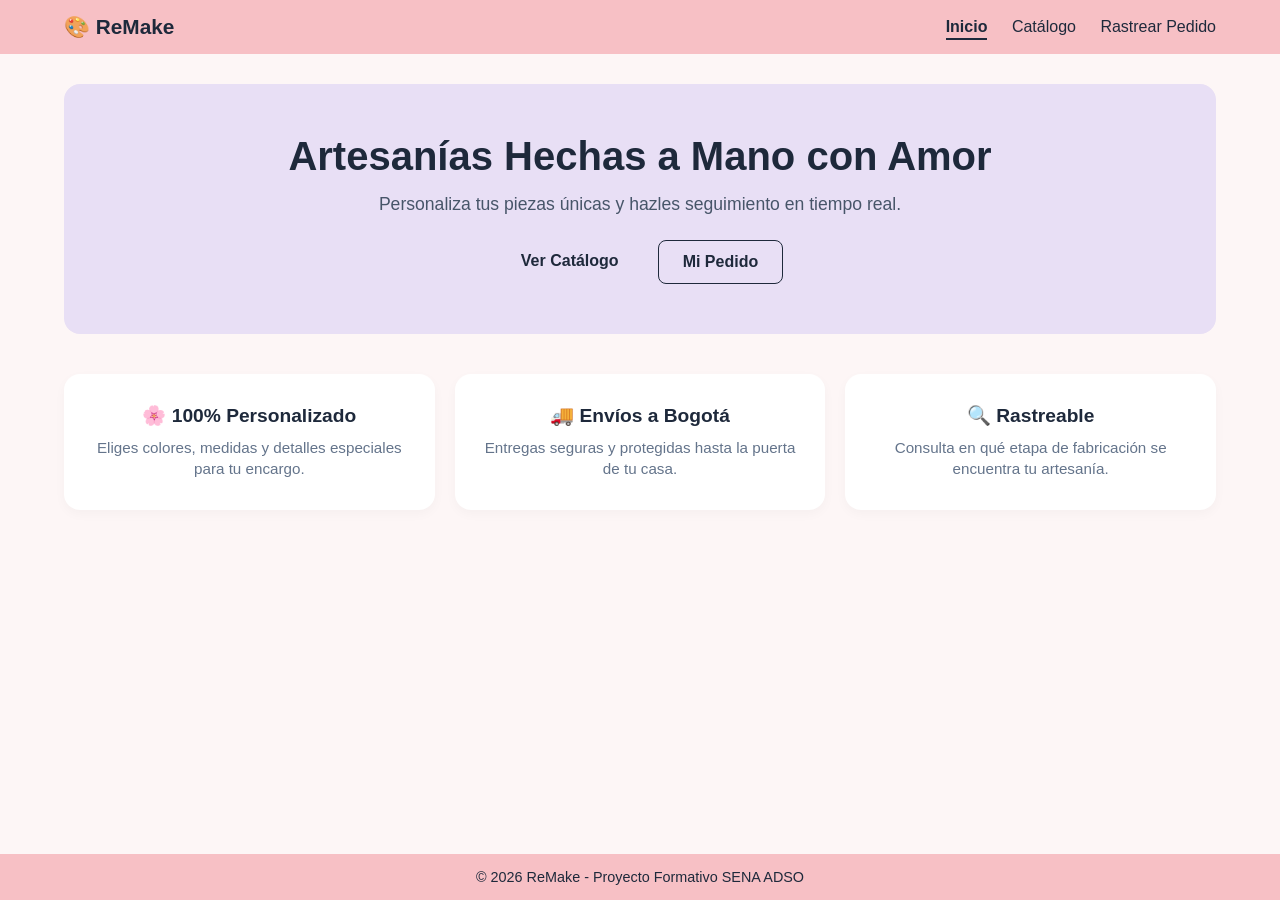
<file: index.html>
<!DOCTYPE html>
<html lang="es">
<head>
    <meta charset="UTF-8">
    <meta name="viewport" content="width=device-width, initial-scale=1.0">
    <title>ReMake - Inicio</title>
    <link rel="stylesheet" href="css/styles.css">
</head>
<body>

    <header>
        <a href="index.html" class="logo">
            🎨 ReMake
        </a>
        <nav>
            <a href="index.html" class="active">Inicio</a>
            <a href="catalogo.html">Catálogo</a>
            <a href="rastreo.html">Rastrear Pedido</a>
        </nav>
    </header>

    <main>
        <section class="hero-banner">
            <h1>Artesanías Hechas a Mano con Amor</h1>
            <p>Personaliza tus piezas únicas y hazles seguimiento en tiempo real.</p>
            <div class="hero-buttons">
                <a href="catalogo.html" class="btn btn-primary">Ver Catálogo</a>
                <a href="rastreo.html" class="btn btn-outline">Mi Pedido</a>
            </div>
        </section>

        <section class="features-grid">
            <div class="feature-card">
                <h3>🌸 100% Personalizado</h3>
                <p>Eliges colores, medidas y detalles especiales para tu encargo.</p>
            </div>
            <div class="feature-card">
                <h3>🚚 Envíos a Bogotá</h3>
                <p>Entregas seguras y protegidas hasta la puerta de tu casa.</p>
            </div>
            <div class="feature-card">
                <h3>🔍 Rastreable</h3>
                <p>Consulta en qué etapa de fabricación se encuentra tu artesanía.</p>
            </div>
        </section>
    </main>

    <footer>
        <p>© 2026 ReMake - Proyecto Formativo SENA ADSO</p>
    </footer>

    <script src="js/main.js"></script>
</body>
</html>
</file>
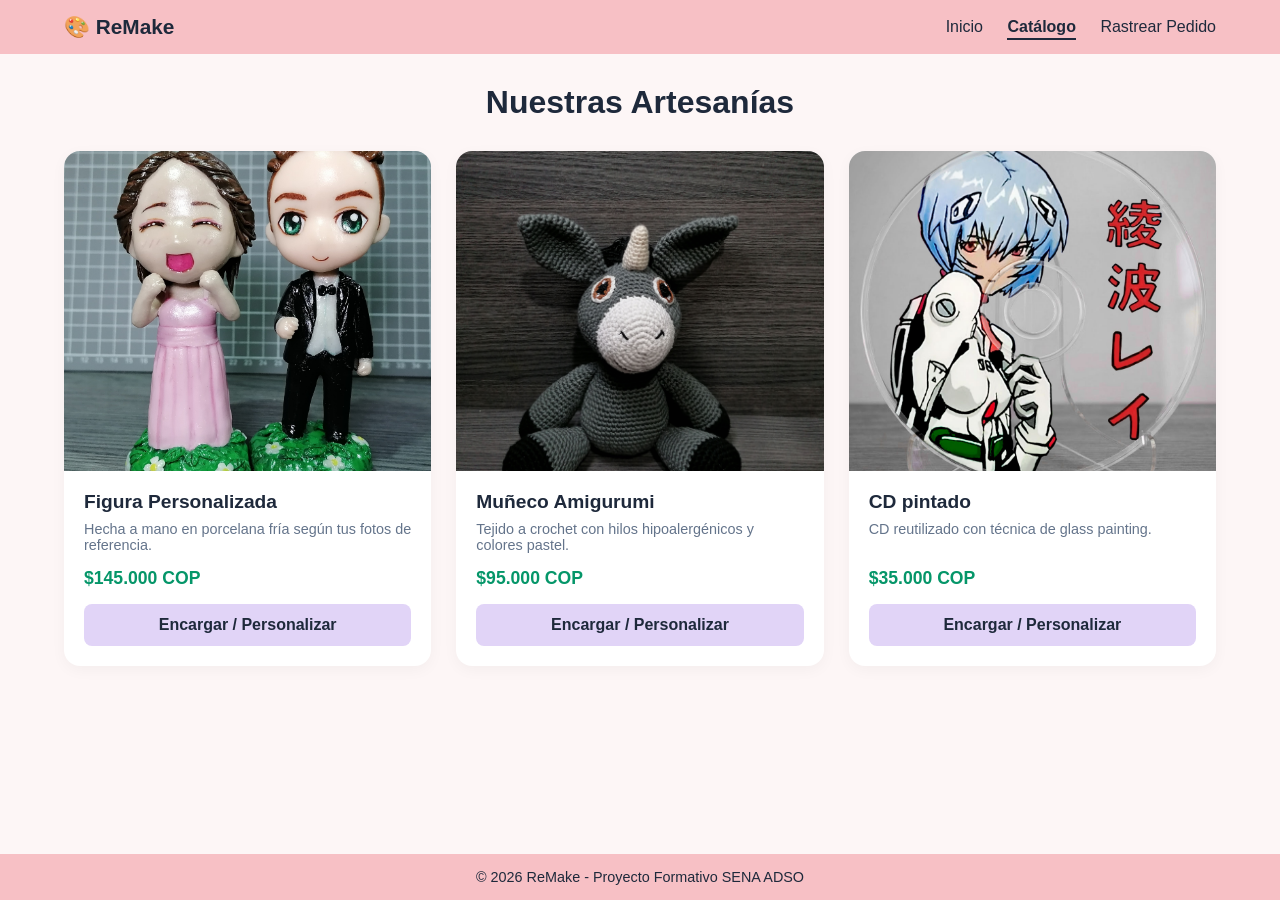
<file: catalogo.html>
<!DOCTYPE html>
<html lang="es">
<head>
    <meta charset="UTF-8">
    <meta name="viewport" content="width=device-width, initial-scale=1.0">
    <title>ReMake - Catálogo</title>
    <link rel="stylesheet" href="css/styles.css">
</head>
<body>

    <header>
        <a href="index.html" class="logo">🎨 ReMake</a>
        <nav>
            <a href="index.html">Inicio</a>
            <a href="catalogo.html" class="active">Catálogo</a>
            <a href="rastreo.html">Rastrear Pedido</a>
        </nav>
    </header>

    <main>
        <h2 class="section-title">Nuestras Artesanías</h2>

        <div class="catalog-grid">
            <!-- Producto 1 -->
            <div class="product-card">
                <img src="img/figura.jpg" alt="Figura Personalizada" class="product-img">
                <div class="product-info">
                    <h3>Figura Personalizada</h3>
                    <p>Hecha a mano en porcelana fría según tus fotos de referencia.</p>
                    <div class="product-price">$145.000 COP</div>
                    <button class="btn btn-purple btn-order" data-product="Figura Personalizada">Encargar / Personalizar</button>
                </div>
            </div>

            <!-- Producto 2 -->
            <div class="product-card">
                <img src="img/amigurumi.jpg" alt="Muñeco Amigurumi" class="product-img">
                <div class="product-info">
                    <h3>Muñeco Amigurumi</h3>
                    <p>Tejido a crochet con hilos hipoalergénicos y colores pastel.</p>
                    <div class="product-price">$95.000 COP</div>
                    <button class="btn btn-purple btn-order" data-product="Muñeco Amigurumi">Encargar / Personalizar</button>
                </div>
            </div>

            <!-- Producto 3 -->
            <div class="product-card">
                <img src="img/cd-pintado.jpg" alt="CD Pintado" class="product-img">
                <div class="product-info">
                    <h3>CD pintado</h3>
                    <p>CD reutilizado con técnica de glass painting.</p>
                    <div class="product-price">$35.000 COP</div>
                    <button class="btn btn-purple btn-order" data-product="CD Pintado">Encargar / Personalizar</button>
                </div>
            </div>
        </div>
    </main>

    <!-- Modal Interactivo para Personalización -->
    <div id="orderModal" class="modal">
        <div class="modal-content">
            <span class="close-btn" id="closeModal">&times;</span>
            <h2 id="modalTitle">Personalizar Encargo</h2>
            <form id="orderForm" style="margin-top: 15px;">
                <div class="form-group">
                    <label for="clientName">Tu Nombre Completo:</label>
                    <input type="text" id="clientName" class="form-control" placeholder="Ej: Sofía López" required>
                </div>
                <div class="form-group">
                    <label for="clientPhone">Teléfono / WhatsApp:</label>
                    <input type="tel" id="clientPhone" class="form-control" placeholder="Ej: 3001234567" required>
                </div>
                <div class="form-group">
                    <label for="customDetails">Detalles de Personalización (colores, medidas):</label>
                    <textarea id="customDetails" class="form-control" rows="3" placeholder="Describe los detalles..." required></textarea>
                </div>
                <div class="form-group">
                    <label for="refImage">Foto de Referencia (Opcional):</label>
                    <input type="file" id="refImage" class="form-control" accept="image/*">
                </div>
                <button type="submit" class="btn btn-purple">Confirmar y Generar Encargo</button>
            </form>
        </div>
    </div>

    <footer>
        <p>© 2026 ReMake - Proyecto Formativo SENA ADSO</p>
    </footer>

    <script src="js/main.js"></script>
</body>
</html>
</file>
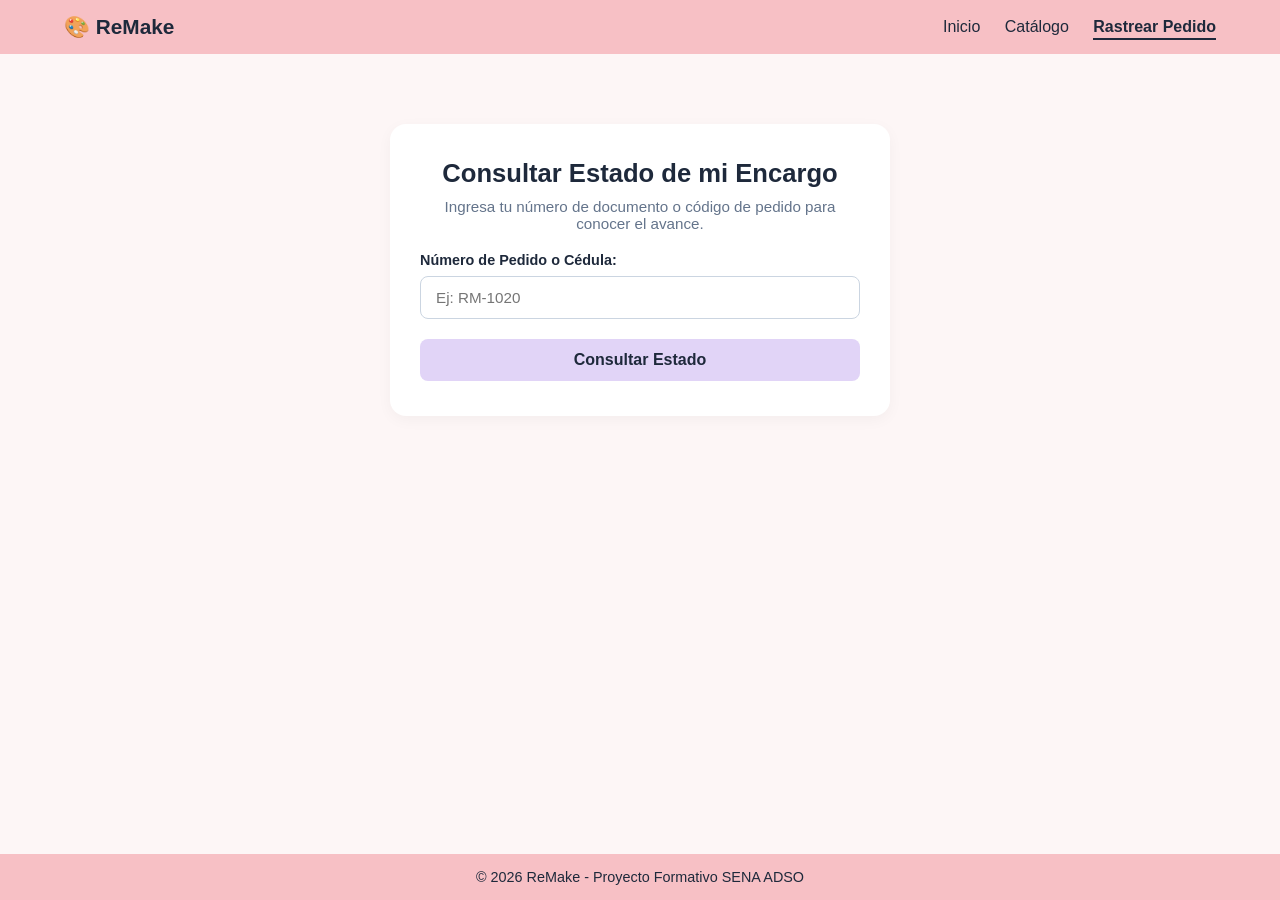
<file: rastreo.html>
<!DOCTYPE html>
<html lang="es">
<head>
    <meta charset="UTF-8">
    <meta name="viewport" content="width=device-width, initial-scale=1.0">
    <title>ReMake - Rastrear Pedido</title>
    <link rel="stylesheet" href="css/styles.css">
</head>
<body>

    <header>
        <a href="index.html" class="logo">🎨 ReMake</a>
        <nav>
            <a href="index.html">Inicio</a>
            <a href="catalogo.html">Catálogo</a>
            <a href="rastreo.html" class="active">Rastrear Pedido</a>
        </nav>
    </header>

    <main>
        <div class="search-card">
            <h2>Consultar Estado de mi Encargo</h2>
            <p>Ingresa tu número de documento o código de pedido para conocer el avance.</p>

            <form id="trackingForm">
                <div class="form-group">
                    <label for="orderCode">Número de Pedido o Cédula:</label>
                    <input type="text" id="orderCode" class="form-control" placeholder="Ej: RM-1020" required>
                </div>
                <button type="submit" class="btn btn-purple">Consultar Estado</button>
            </form>

            <div id="trackingResult" class="tracking-result"></div>
        </div>
    </main>

    <footer>
        <p>© 2026 ReMake - Proyecto Formativo SENA ADSO</p>
    </footer>

    <script src="js/main.js"></script>
</body>
</html>
</file>
<file: css/styles.css>
/* Variables de Colores Pastel ReMake */
:root {
    --color-pink-header: #f7c0c5;
    --color-pink-bg: #fdf6f6;
    --color-lavender-banner: #e8dff5;
    --color-lavender-btn: #e1d4f7;
    --color-lavender-btn-hover: #d2bff0;
    --color-text-main: #1e293b;
    --color-text-muted: #64748b;
    --color-price: #059669;
    --color-white: #ffffff;
    --border-radius-lg: 16px;
    --border-radius-md: 8px;
}

* {
    box-sizing: border-box;
    margin: 0;
    padding: 0;
    font-family: 'Segoe UI', Tahoma, Geneva, Verdana, sans-serif;
}

body {
    background-color: var(--color-pink-bg);
    color: var(--color-text-main);
    display: flex;
    flex-direction: column;
    min-height: 100vh;
}

/* Header / Navegación */
header {
    background-color: var(--color-pink-header);
    padding: 15px 5%;
    display: flex;
    justify-content: space-between;
    align-items: center;
}

.logo {
    display: flex;
    align-items: center;
    gap: 10px;
    font-weight: bold;
    font-size: 1.3rem;
    color: var(--color-text-main);
    text-decoration: none;
}

nav a {
    text-decoration: none;
    color: var(--color-text-main);
    margin-left: 20px;
    font-weight: 500;
    transition: opacity 0.2s;
}

nav a:hover {
    opacity: 0.7;
}

nav a.active {
    font-weight: bold;
    border-bottom: 2px solid var(--color-text-main);
    padding-bottom: 3px;
}

/* Contenido Principal */
main {
    flex: 1;
    max-width: 1200px;
    width: 90%;
    margin: 30px auto;
}

/* Banner Principal (Hero) */
.hero-banner {
    background-color: var(--color-lavender-banner);
    border-radius: var(--border-radius-lg);
    padding: 50px 20px;
    text-align: center;
    margin-bottom: 40px;
}

.hero-banner h1 {
    font-size: 2.5rem;
    margin-bottom: 15px;
    color: var(--color-text-main);
}

.hero-banner p {
    font-size: 1.1rem;
    color: #475569;
    margin-bottom: 25px;
}

.hero-buttons {
    display: flex;
    justify-content: center;
    gap: 15px;
}

/* Botones */
.btn {
    border: none;
    padding: 12px 24px;
    font-size: 1rem;
    font-weight: 600;
    border-radius: var(--border-radius-md);
    cursor: pointer;
    transition: all 0.2s ease-in-out;
    text-decoration: none;
    display: inline-block;
}

.btn-primary {
    background-color: transparent;
    color: var(--color-text-main);
}

.btn-outline {
    background-color: transparent;
    border: 1.5px solid var(--color-text-main);
    color: var(--color-text-main);
}

.btn-purple {
    background-color: var(--color-lavender-btn);
    color: var(--color-text-main);
    width: 100%;
}

.btn-purple:hover, .btn-outline:hover {
    background-color: var(--color-lavender-btn-hover);
    transform: translateY(-2px);
}

/* Tarjetas Informativas (Inicio) */
.features-grid {
    display: grid;
    grid-template-columns: repeat(auto-fit, minmax(280px, 1fr));
    gap: 20px;
}

.feature-card {
    background: var(--color-white);
    padding: 30px 20px;
    border-radius: var(--border-radius-lg);
    text-align: center;
    box-shadow: 0 4px 12px rgba(0,0,0,0.03);
}

.feature-card h3 {
    margin-bottom: 10px;
    font-size: 1.2rem;
}

.feature-card p {
    color: var(--color-text-muted);
    font-size: 0.95rem;
    line-height: 1.4;
}

/* Catálogo */
.section-title {
    text-align: center;
    font-size: 2rem;
    margin-bottom: 30px;
}

.catalog-grid {
    display: grid;
    grid-template-columns: repeat(auto-fit, minmax(300px, 1fr));
    gap: 25px;
}

.product-card {
    background: var(--color-white);
    border-radius: var(--border-radius-lg);
    overflow: hidden;
    box-shadow: 0 4px 15px rgba(0,0,0,0.04);
    display: flex;
    flex-direction: column;
}

.product-img {
    width: 100%;
    height: 320px;
    object-fit: cover;
}

.product-info {
    padding: 20px;
    display: flex;
    flex-direction: column;
    flex: 1;
}

.product-info h3 {
    font-size: 1.2rem;
    margin-bottom: 8px;
}

.product-info p {
    color: var(--color-text-muted);
    font-size: 0.9rem;
    margin-bottom: 15px;
    flex: 1;
}

.product-price {
    font-size: 1.1rem;
    font-weight: bold;
    color: var(--color-price);
    margin-bottom: 15px;
}

/* Rastrear Pedido */
.search-card {
    background: var(--color-white);
    max-width: 500px;
    margin: 40px auto;
    padding: 35px 30px;
    border-radius: var(--border-radius-lg);
    box-shadow: 0 4px 15px rgba(0,0,0,0.04);
    text-align: center;
}

.search-card h2 {
    font-size: 1.6rem;
    margin-bottom: 10px;
}

.search-card p {
    color: var(--color-text-muted);
    font-size: 0.95rem;
    margin-bottom: 20px;
}

.form-group {
    text-align: left;
    margin-bottom: 20px;
}

.form-group label {
    display: block;
    font-weight: 600;
    margin-bottom: 8px;
    font-size: 0.9rem;
}

.form-control {
    width: 100%;
    padding: 12px 15px;
    border: 1px solid #cbd5e1;
    border-radius: var(--border-radius-md);
    font-size: 0.95rem;
    outline: none;
}

.form-control:focus {
    border-color: #a855f7;
    box-shadow: 0 0 0 3px rgba(168, 85, 247, 0.15);
}

.tracking-result {
    margin-top: 25px;
    padding: 20px;
    border-radius: var(--border-radius-md);
    background-color: #f1f5f9;
    text-align: left;
    display: none;
}

/* Modal Interactivo */
.modal {
    display: none;
    position: fixed;
    top: 0;
    left: 0;
    width: 100%;
    height: 100%;
    background-color: rgba(0,0,0,0.5);
    justify-content: center;
    align-items: center;
    z-index: 1000;
}

.modal-content {
    background: var(--color-white);
    padding: 30px;
    border-radius: var(--border-radius-lg);
    width: 90%;
    max-width: 500px;
    position: relative;
}

.close-btn {
    position: absolute;
    top: 15px;
    right: 20px;
    font-size: 1.5rem;
    cursor: pointer;
    color: var(--color-text-muted);
}

/* Footer */
footer {
    background-color: var(--color-pink-header);
    text-align: center;
    padding: 15px;
    font-size: 0.9rem;
    color: var(--color-text-main);
    margin-top: auto;
}

/* Responsive */
@media (max-width: 768px) {
    header {
        flex-direction: column;
        gap: 10px;
    }
    nav a {
        margin: 0 10px;
    }
    .hero-banner h1 {
        font-size: 1.8rem;
    }
}
</file>
